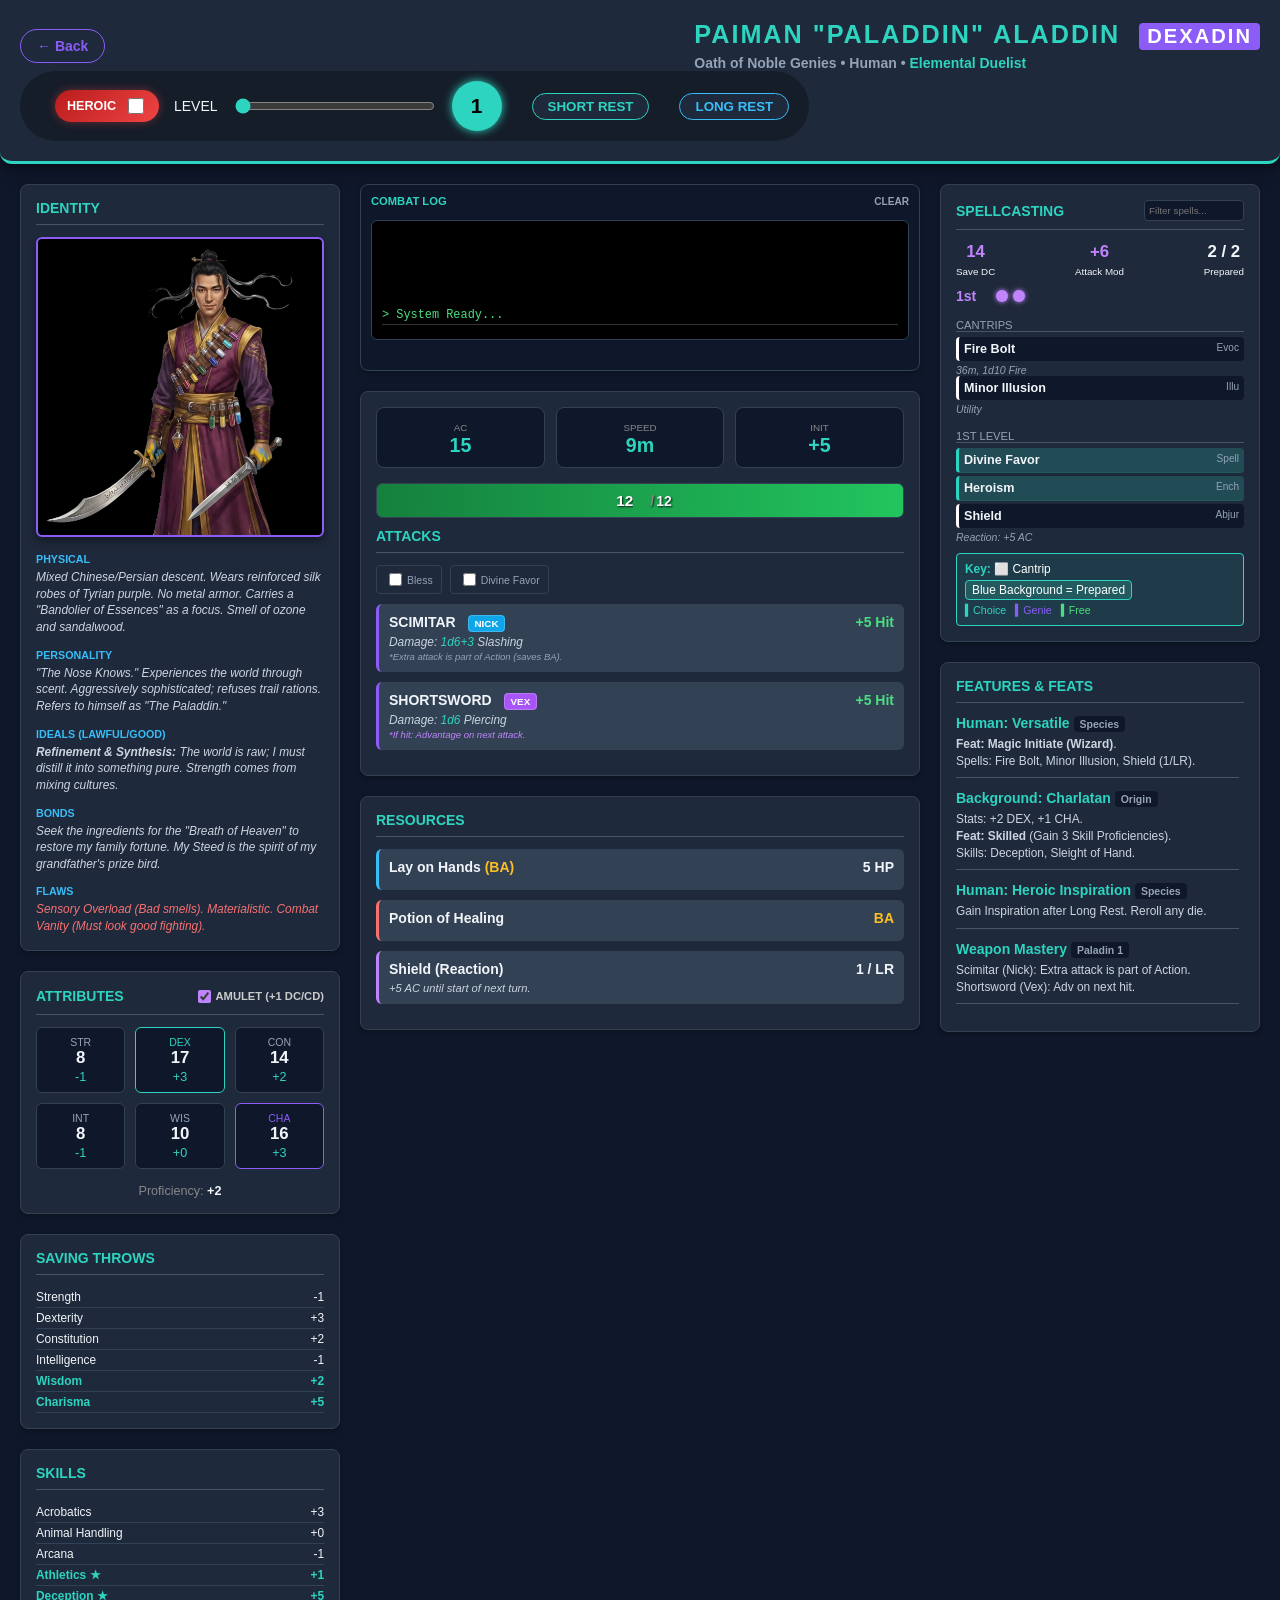
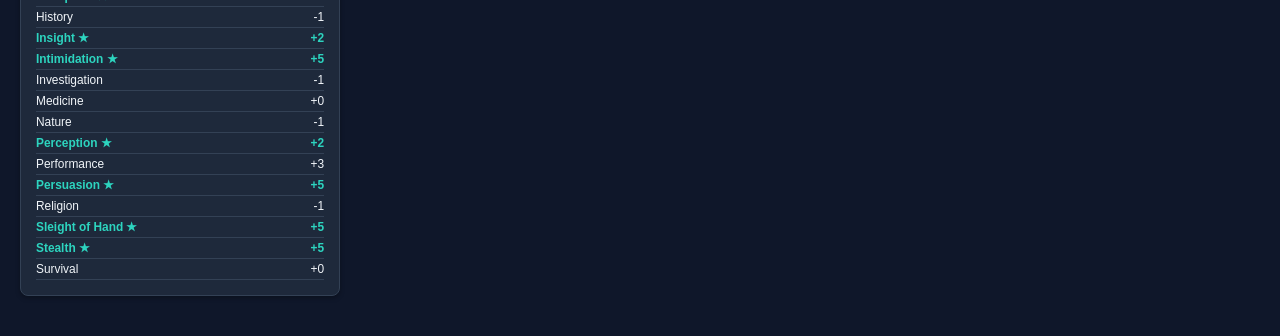
<file: paladdin.html>
<!DOCTYPE html>
<html lang="en">
<head>
    <meta charset="UTF-8">
    <meta name="viewport" content="width=device-width, initial-scale=1.0">
    <title>Paladdin - Noble Genies Dexadin</title>
    <link rel="stylesheet" href="./css/sheet.css">
    <style>
        :root {
            --bg-color: #0f172a;
            --card-bg: #1e293b;
            --text-main: #f1f5f9;
            --text-muted: #94a3b8;
            --accent: #8b5cf6; /* Genie Purple */
            --gold: #38bdf8;   /* Paladin Blueish */
            --magic: #c084fc;
            --success: #4ade80;
            --warning: #f87171;
            --dex-highlight: #2dd4bf;
            /* Map this character's primary highlight to the shared sheet variable */
            --theme-highlight: var(--dex-highlight);
        }

        /* --- STEED IMAGE (paladdin-only) --- */
        .steed-img-container {
            width: 100%;
            height: 150px;
            overflow: hidden;
            border-radius: 4px;
            margin-bottom: 10px;
            border-bottom: 1px solid var(--accent);
        }
        .steed-img {
            width: 100%;
            height: 100%;
            object-fit: cover;
        }

        /* --- SPELL SLOT PIPS --- */
        .slot-display { margin-bottom: 15px; }
        .slot-row { display: flex; align-items: center; margin-bottom: 5px; }
        .slot-lvl { width: 40px; font-weight: bold; color: var(--magic); }
        .slot-pip {
            width: 12px; height: 12px; border-radius: 50%; background: var(--magic);
            margin-right: 5px; box-shadow: 0 0 5px var(--magic);
            cursor: pointer;
        }
        .slot-pip.used {
            background: #334155;
            box-shadow: none;
            border: 1px solid #475569;
        }

        /* --- CHANNEL DIVINITY PIPS --- */
        .cd-pip {
            width: 14px; height: 14px; border-radius: 50%; background: #fff;
            margin-right: 6px; box-shadow: 0 0 8px #fff; cursor: pointer; display: inline-block;
        }
        .cd-pip.used {
            background: #334155; box-shadow: none; border: 1px solid #475569;
        }

        .cd-options { display: flex; gap: 5px; margin-top: 8px; }
        .cd-btn {
            background: #1e293b; border: 1px solid #94a3b8; color: #cbd5e1;
            border-radius: 4px; padding: 4px 8px; font-size: 0.75em;
            cursor: pointer; flex: 1; transition: all 0.2s;
            text-transform: uppercase; font-weight: bold;
        }
        .cd-btn:hover {
            background: #fff; color: #000; box-shadow: 0 0 8px #fff; border-color: #fff;
        }

        /* --- SPELL ITEMS --- */
        .spell-category { font-size: 0.8em; text-transform: uppercase; color: #94a3b8; margin: 15px 0 5px; border-bottom: 1px solid #475569; }

        .spell-item {
            display: flex; justify-content: space-between; padding: 5px;
            background: #0f172a; margin-bottom: 3px; border-radius: 4px;
            border-left: 3px solid #64748b; font-size: 0.9em; position: relative; cursor: help;
        }

        /* Highlight Logic */
        .spell-item.paladin {
            border-left-color: var(--dex-highlight);
            background: rgba(45, 212, 191, 0.2) !important;
            border-bottom: 1px solid rgba(45, 212, 191, 0.1);
        }
        .spell-item.genie   { border-left-color: var(--accent);  background: #0f172a; }
        .spell-item.always  { border-left-color: var(--success); background: #0f172a; }
        .spell-item.cantrip { border-left-color: #fff;           background: #0f172a; }

        .spell-name  { font-weight: bold; }
        .spell-meta  { font-size: 0.8em; color: #94a3b8; }
        .spell-usage { font-size: 0.85em; background: rgba(0, 0, 0, 0.4); border: 1px solid var(--text-muted); color: #fff; padding: 1px 8px; border-radius: 12px; font-weight: bold; display: inline-block; }
        .spell-note  { display: block; font-size: 0.75em; color: #94a3b8; margin-top: 2px; font-style: italic; }

        /* Spell tooltip */
        .spell-tooltip {
            visibility: hidden; width: 240px; background-color: #0f172a; color: #cbd5e1;
            text-align: left; border-radius: 6px; padding: 12px; position: absolute; z-index: 100;
            bottom: 110%; left: 50%; margin-left: -120px; box-shadow: 0 4px 15px rgba(0,0,0,0.9);
            border: 1px solid var(--dex-highlight); font-size: 0.85em; line-height: 1.4;
            opacity: 0; transition: opacity 0.2s; pointer-events: none; white-space: normal;
        }
        .spell-tooltip::after {
            content: ""; position: absolute; top: 100%; left: 50%; margin-left: -5px;
            border-width: 5px; border-style: solid; border-color: var(--dex-highlight) transparent transparent transparent;
        }
        .spell-item:hover .spell-tooltip { visibility: visible; opacity: 1; }

        .rules-note { background: rgba(45, 212, 191, 0.1); border: 1px solid var(--dex-highlight); border-radius: 4px; padding: 8px; font-size: 0.85em; color: var(--dex-highlight); margin-top: 10px; }

        /* --- STEED HOVER --- */
        .steed-tooltip {
            visibility: hidden; width: 300px; background-color: #0f172a; border: 2px solid var(--accent);
            border-radius: 8px; padding: 0; position: absolute; bottom: 110%; right: 0; z-index: 200;
            box-shadow: 0 10px 25px rgba(0,0,0,1); opacity: 0; transition: opacity 0.2s; pointer-events: none; text-align: left;
            overflow: hidden;
        }
        .steed-content { padding: 12px; }
        #steed-resource { position: relative; cursor: help; }
        #steed-resource:hover .steed-tooltip { visibility: visible; opacity: 1; }

        /* --- HEROIC INSPIRATION TOGGLE --- */
        .heroic-container {
            display: flex;
            align-items: center;
            background: linear-gradient(135deg, #b91c1c 0%, #ef4444 100%);
            padding: 5px 12px;
            border-radius: 20px;
            margin-left: 15px;
            box-shadow: 0 0 10px rgba(239, 68, 68, 0.4);
        }
        .heroic-lbl { font-weight: bold; color: white; font-size: 0.9em; margin-right: 8px; }
        .heroic-chk { width: 16px; height: 16px; accent-color: #fff; cursor: pointer; }

        /* --- ELEMENTAL SMITE BUTTONS --- */
        .es-grid {
            display: grid;
            grid-template-columns: 1fr 1fr;
            gap: 8px;
            margin-top: 10px;
        }
        .es-btn {
            background: #0f172a;
            border: 1px solid #334155;
            border-radius: 6px;
            padding: 8px;
            font-size: 0.8em;
            font-weight: bold;
            text-transform: uppercase;
            cursor: pointer;
            transition: all 0.2s ease;
            position: relative;
        }
        /* Elemental color coding */
        .es-dao     { border-color: #15803d; color: #4ade80; }
        .es-dao:hover     { background: #15803d; color: #fff; box-shadow: 0 0 12px #15803d; }
        .es-djinni  { border-color: #0ea5e9; color: #7dd3fc; }
        .es-djinni:hover  { background: #0ea5e9; color: #fff; box-shadow: 0 0 12px #0ea5e9; }
        .es-efreeti { border-color: #b91c1c; color: #f87171; }
        .es-efreeti:hover { background: #b91c1c; color: #fff; box-shadow: 0 0 12px #b91c1c; }
        .es-marid   { border-color: #1d4ed8; color: #60a5fa; }
        .es-marid:hover   { background: #1d4ed8; color: #fff; box-shadow: 0 0 12px #1d4ed8; }

        .es-tooltip {
            visibility: hidden;
            width: 220px;
            background-color: #1e293b;
            color: #f1f5f9;
            text-align: left;
            border-radius: 6px;
            padding: 10px;
            position: absolute;
            z-index: 1000;
            bottom: 110%;
            left: 50%;
            transform: translateX(-50%);
            box-shadow: 0 5px 20px rgba(0,0,0,0.8);
            border: 1px solid #475569;
            font-size: 0.85em;
            line-height: 1.4;
            text-transform: none;
            font-weight: normal;
            opacity: 0;
            transition: opacity 0.2s;
            pointer-events: none;
        }
        .es-dao     .es-tooltip { border-color: #4ade80; }
        .es-djinni  .es-tooltip { border-color: #7dd3fc; }
        .es-efreeti .es-tooltip { border-color: #f87171; }
        .es-marid   .es-tooltip { border-color: #60a5fa; }
        .es-btn:hover .es-tooltip { visibility: visible; opacity: 1; }
    </style>
</head>
<body>

<header>
    <a href="index.html" class="back-btn">← Back</a>
    <div class="header-info">
        <h1>Paiman "Paladdin" Aladdin <span class="rules-badge">Dexadin</span></h1>
        <h2>Oath of Noble Genies • Human • <span style="color:var(--dex-highlight)">Elemental Duelist</span></h2>
    </div>
    <div class="level-control">
        <div class="heroic-container" title="Reroll any d20 (Human Species Feature)">
            <span class="heroic-lbl">HEROIC</span>
            <input type="checkbox" class="heroic-chk">
        </div>
        <label>LEVEL</label>
        <input type="range" id="levelRange" min="1" max="20" value="1" oninput="updateDashboard(this.value)">
        <div class="level-badge" id="lvl-badge">1</div>
        <button class="rest-btn" onclick="shortRest()">SHORT REST</button>
        <button class="rest-btn" style="border-color:var(--gold); color:var(--gold);" onclick="longRest()">LONG REST</button>
    </div>
</header>

<div class="dashboard">

    <div class="col-1">
        <div class="card">
            <div class="card-title">Identity</div>

            <div class="char-img-container">
                <img src="images/paladdin.png" alt="Paiman Aladdin" class="char-img">
            </div>

            <div class="rp-block">
                <span class="rp-label">Physical</span>
                <span class="rp-text">Mixed Chinese/Persian descent. Wears reinforced silk robes of Tyrian purple. No metal armor. Carries a "Bandolier of Essences" as a focus. Smell of ozone and sandalwood.</span>
            </div>
            <div class="rp-block">
                <span class="rp-label">Personality</span>
                <span class="rp-text">"The Nose Knows." Experiences the world through scent. Aggressively sophisticated; refuses trail rations. Refers to himself as "The Paladdin."</span>
            </div>
            <div class="rp-block">
                <span class="rp-label">Ideals (Lawful/Good)</span>
                <span class="rp-text"><strong>Refinement & Synthesis:</strong> The world is raw; I must distill it into something pure. Strength comes from mixing cultures.</span>
            </div>
            <div class="rp-block">
                <span class="rp-label">Bonds</span>
                <span class="rp-text">Seek the ingredients for the "Breath of Heaven" to restore my family fortune. My Steed is the spirit of my grandfather's prize bird.</span>
            </div>
            <div class="rp-block" style="margin-bottom:0;">
                <span class="rp-label">Flaws</span>
                <span class="rp-text" style="color:var(--warning)">Sensory Overload (Bad smells). Materialistic. Combat Vanity (Must look good fighting).</span>
            </div>
        </div>
        <div class="card">
            <div class="card-title">
                Attributes
                <div class="toggle-container">
                    <input type="checkbox" id="amuletToggle" class="toggle-checkbox" onchange="updateDashboard(document.getElementById('levelRange').value)" checked>
                    <label for="amuletToggle">Amulet (+1 DC/CD)</label>
                </div>
            </div>
            <div class="stat-grid">
                <div class="stat-box"><span class="stat-label">STR</span><span class="stat-val" id="str">8</span><span class="stat-mod" id="str-mod">-1</span></div>
                <div class="stat-box" style="border-color:var(--dex-highlight)"><span class="stat-label" style="color:var(--dex-highlight)">DEX</span><span class="stat-val" id="dex">17</span><span class="stat-mod" id="dex-mod">+3</span></div>
                <div class="stat-box"><span class="stat-label">CON</span><span class="stat-val" id="con">14</span><span class="stat-mod" id="con-mod">+2</span></div>
                <div class="stat-box"><span class="stat-label">INT</span><span class="stat-val" id="int">10</span><span class="stat-mod" id="int-mod">+0</span></div>
                <div class="stat-box"><span class="stat-label">WIS</span><span class="stat-val" id="wis">12</span><span class="stat-mod" id="wis-mod">+1</span></div>
                <div class="stat-box" style="border-color:var(--accent)"><span class="stat-label" style="color:var(--accent)">CHA</span><span class="stat-val" id="cha">16</span><span class="stat-mod" id="cha-mod">+3</span></div>
            </div>
            <div style="text-align:center; font-size:0.9em; color:#888;">Proficiency: <strong style="color:var(--text-main)" id="prof-bonus">+2</strong></div>
        </div>
        <div class="card"><div class="card-title">Saving Throws</div><div id="saves-container"></div></div>
        <div class="card"><div class="card-title">Skills</div><div id="skills-container"></div></div>
    </div>

    <div class="col-2">
        <div class="card" style="padding:10px; background:#0f172a;">
            <div class="card-title" style="margin:0 0 5px 0; border:none; font-size:0.8em;">Combat Log <span style="cursor:pointer; font-size:0.9em; color:#94a3b8; float:right;" onclick="clearLog()" title="Clear combat log">CLEAR</span></div>
            <div id="combat-log"><div class="log-entry">> System Ready...</div></div>
        </div>

        <div class="card">
            <div class="combat-bar">
                <div class="combat-stat"><span class="c-lbl">AC</span><span class="c-val" id="ac-val">15</span></div>
                <div class="combat-stat"><span class="c-lbl">Speed</span><span class="c-val" id="speed-val">9m</span></div>
                <div class="combat-stat"><span class="c-lbl">Init</span><span class="c-val" id="init-val">+5</span></div>
            </div>

            <!-- HP Bar -->
            <div class="hp-container">
                <div id="hp-bar" class="hp-fill" style="width: 100%;"></div>
                <div class="hp-text">
                    <input type="number" id="current-hp" value="12" oninput="updateHpBar()">
                    <span style="color:#888; margin: 0 2px;">/</span>
                    <span id="max-hp">12</span>
                </div>
            </div>

            <div class="card-title">Attacks</div>
            <div class="buff-panel">
                <label class="buff-lbl"><input type="checkbox" id="buffBless" class="buff-chk" onchange="updateDashboard(document.getElementById('levelRange').value)"> Bless</label>
                <label class="buff-lbl"><input type="checkbox" id="buffDivine" class="buff-chk" onchange="updateDashboard(document.getElementById('levelRange').value)"> Divine Favor</label>
            </div>

            <div class="attack-card" onclick="rollAttack('Scimitar', 'wep1-hit', 'wep1-dmg')">
                <div class="attack-header">
                    <span>SCIMITAR <span class="mastery-badge mastery-nick">Nick</span></span>
                    <span id="wep1-hit" style="color:var(--success);">+5 Hit</span>
                </div>
                <div class="attack-detail">
                    Damage: <span class="dmg-text" id="wep1-dmg">1d6+3</span> Slashing
                    <div style="font-size:0.8em; color:#94a3b8; margin-top:2px;">
                        *Extra attack is part of Action (saves BA).
                    </div>
                </div>
            </div>
            <div class="attack-card" onclick="rollAttack('Shortsword', 'wep2-hit', 'wep2-dmg')">
                <div class="attack-header">
                    <span>SHORTSWORD <span class="mastery-badge mastery-vex">Vex</span></span>
                    <span id="wep2-hit" style="color:var(--success);">+5 Hit</span>
                </div>
                <div class="attack-detail">
                    Damage: <span class="dmg-text" id="wep2-dmg">1d6</span> Piercing <span id="twf-mod" style="font-size:0.8em; color:var(--dex-highlight); display:none;">(+DEX)</span>
                    <div style="font-size:0.8em; color:#c084fc; margin-top:2px;">
                        *If hit: Advantage on next attack.
                    </div>
                </div>
            </div>
        </div>

        <div class="card">
            <div class="card-title">Resources</div>

            <div class="attack-card" style="border-left-color: var(--gold);">
                <div class="attack-header"><span>Lay on Hands <span class="kw-bonus">(BA)</span></span> <span><span id="loh-val">5</span> HP</span></div>
            </div>

            <div class="attack-card" style="border-left-color: var(--warning); cursor:pointer;" onclick="logMsg('Drank Potion: Healed <strong>2d4+2</strong> HP (Bonus Action)')">
                <div class="attack-header"><span>Potion of Healing</span> <span class="kw-bonus">BA</span></div>
            </div>

            <div class="attack-card" style="border-left-color: #fff; display:none;" id="cd-resource">
                <div class="attack-header">
                    <span>CD: Elemental Smite</span>
                    <div id="cd-pips-container" style="display:flex;"></div>
                </div>
                <div class="attack-detail">Trigger immediately after Divine Smite.</div>

                <div class="es-grid">
                    <button class="es-btn es-dao" onclick="useElementalSmite('dao')">
                        Dao (Earth)
                        <div class="es-tooltip">
                            <strong style="color:#4ade80">Dao's Crush</strong><br>
                            Target is <strong>Grappled + Restrained</strong>.<br>
                            <span style="font-size:0.8em; color:#94a3b8;">Escape DC = Spell Save DC.</span>
                        </div>
                    </button>

                    <button class="es-btn es-djinni" onclick="useElementalSmite('djinni')">
                        Djinni (Air)
                        <div class="es-tooltip">
                            <strong style="color:#7dd3fc">Djinni's Escape</strong><br>
                            Teleport 30ft + <strong>Resistance</strong> (B/P/S) + Immunity (Grapple/Restrain) until end of next turn.
                        </div>
                    </button>

                    <button class="es-btn es-efreeti" onclick="useElementalSmite('efreeti')">
                        Efreeti (Fire)
                        <div class="es-tooltip">
                            <strong style="color:#f87171">Efreeti's Fury</strong><br>
                            Target takes <strong>+2d4 Fire</strong>.<br>
                            Fire jumps to another enemy (30ft) for <strong>2d4 Fire</strong>.
                        </div>
                    </button>

                    <button class="es-btn es-marid" onclick="useElementalSmite('marid')">
                        Marid (Water)
                        <div class="es-tooltip">
                            <strong style="color:#60a5fa">Marid's Surge</strong><br>
                            Target + Enemies in 10ft Emanation make <strong>STR Save</strong>.<br>
                            Fail: Pushed 15ft + <strong>Prone</strong>.
                        </div>
                    </button>
                </div>
            </div>

            <div class="attack-card" style="border-left-color: var(--success); cursor: pointer;" id="smite-resource" onclick="castSmite(true)">
                <div class="attack-header">
                    <span>Free Divine Smite</span>
                    <span id="smite-track">1 / LR</span>
                </div>
                <div class="attack-detail" style="font-size:0.8em; color:#cbd5e1;">
                    2d8 Radiant (Bonus Action). Click to Use.
                </div>
            </div>

            <div class="attack-card" style="border-left-color: var(--magic); cursor:pointer;" id="shield-resource" onclick="useShield()">
                <div class="attack-header">
                    <span>Shield (Reaction)</span>
                    <span id="shield-track">1 / LR</span>
                </div>
                <div class="attack-detail" style="font-size:0.8em; color:#cbd5e1;">
                    +5 AC until start of next turn.
                </div>
            </div>

            <div class="attack-card" style="border-left-color: var(--accent); cursor:pointer;" id="steed-resource" onclick="castFindSteed()">
                <div class="attack-header">
                    <span id="steed-title">Find Steed</span>
                    <span id="steed-track">1 / LR</span>
                </div>
                <div class="attack-detail">Summon Golden Stormstrider.</div>

                <div class="steed-tooltip">
                    <div class="steed-img-container"></div>
                    <div class="steed-content"></div>
                </div>
            </div>
        </div>
    </div>

    <div class="col-3">
        <div class="card">
            <div class="card-title">Spellcasting
                <input type="text" placeholder="Filter spells..."
                       style="background:#0f172a; border:1px solid #334155; color:#fff; padding:4px; border-radius:4px; font-size:0.7em; width:100px;"
                       onkeyup="filterSpells(this.value)">
            </div>
            <div style="display:flex; justify-content:space-between; margin-bottom:10px;">
                <div style="text-align:center;"><span style="display:block; font-size:1.2em; font-weight:bold; color:var(--magic);" id="spell-dc">13</span><span style="font-size:0.7em;">Save DC</span></div>
                <div style="text-align:center;"><span style="display:block; font-size:1.2em; font-weight:bold; color:var(--magic);" id="spell-atk">+5</span><span style="font-size:0.7em;">Attack Mod</span></div>
                <div style="text-align:center;"><span style="display:block; font-size:1.2em; font-weight:bold; color:var(--text-main);"><span id="prep-count">2</span> / <span id="prep-limit">2</span></span><span style="font-size:0.7em;">Prepared</span></div>
            </div>
            <div class="slot-display" id="slot-container"></div>
            <div id="spells-list"></div>
        </div>
        <div class="card">
            <div class="card-title">Features & Feats</div>
            <div class="feature-list" id="features-container"></div>
        </div>
    </div>
</div>

<!-- Shared sheet helpers + character data -->
<script src="./js/sheet.js"></script>
<script src="./characters/paladdin.js"></script>
<script>
    // --- BIND CHARACTER DATA TO LOCAL NAMES ---
    // Phase 1A: keep all the existing function bodies below working as-is by
    // aliasing the data fields onto the local names they used to reference.
    const PALADDIN = window.CHARACTERS.paladdin;
    const levels                = PALADDIN.levels;
    const spellSlotsByLevel     = PALADDIN.spellSlotsByLevel;
    const paladinPreparedTable  = PALADDIN.preparedTable;
    const magicInitiateSpells   = PALADDIN.magicInitiateSpells;
    const genieSpellsByLevel    = PALADDIN.genieSpellsByLevel;
    const proficientSkills      = PALADDIN.proficientSkills;
    const allSkills             = ALL_SKILLS;

    function getPrepLimit(lvl, chaMod) {
        return paladinPreparedTable[lvl] || 2;
    }

    // --- MAIN DASHBOARD UPDATE ---
    function updateDashboard(lvl) {
        document.getElementById('lvl-badge').innerText = lvl;
        // Safety Check for Level Data
        if (!levels[lvl]) return;
        let data = { ...levels[lvl] };

        // --- 1. READ INPUTS ---
        const amuletEl = document.getElementById('amuletToggle');
        const hasAmulet = amuletEl ? amuletEl.checked : false;
        const blessEl = document.getElementById('buffBless');
        const isBless = blessEl ? blessEl.checked : false;
        const divineEl = document.getElementById('buffDivine');
        const isDivine = divineEl ? divineEl.checked : false;

        // --- Accumulate Features (Safe Mode) ---
        let allFeatures = accumulateFeatures(levels, lvl);

        // --- Stats ---
        const mods = renderAbilities(data);

        // Initiative
        const initMod = mods.dex + data.prof;
        if (document.getElementById('init-val'))
            document.getElementById('init-val').innerText = fmtSign(initMod);

        // --- Aura Bonus ---
        let auraBonus = (lvl >= 6) ? Math.max(1, mods.cha) : 0;

        // --- Saving Throws ---
        const blessSuffix = isBless ? " + 1d4" : "";
        const saves = [
            { name: "Strength",     mod: mods.str, prof: false, extra: auraBonus, suffix: blessSuffix },
            { name: "Dexterity",    mod: mods.dex, prof: false, extra: auraBonus, suffix: blessSuffix },
            { name: "Constitution", mod: mods.con, prof: false, extra: auraBonus, suffix: blessSuffix },
            { name: "Intelligence", mod: mods.int, prof: false, extra: auraBonus, suffix: blessSuffix },
            { name: "Wisdom",       mod: mods.wis, prof: true,  extra: auraBonus, suffix: blessSuffix },
            { name: "Charisma",     mod: mods.cha, prof: true,  extra: auraBonus, suffix: blessSuffix }
        ];
        renderSaves('saves-container', saves, data.prof);
        if (lvl >= 6) {
            const sc = document.getElementById('saves-container');
            if (sc) sc.innerHTML += `<div style="font-size:0.75em; color:var(--magic); text-align:center; margin-top:5px;">Aura of Protection (+${auraBonus})</div>`;
        }

        // --- Skills ---
        const currentProfs = lvl >= 3 ? proficientSkills[3] : proficientSkills[1];
        renderSkills('skills-container', mods, data.prof, currentProfs);

        // --- Combat Stats ---
        let ac = (lvl < 3) ? (12 + mods.dex) : (10 + mods.dex + mods.cha);
        if (document.getElementById('ac-val')) document.getElementById('ac-val').innerText = ac;

        // Attack Math
        const hitMod = mods.dex + data.prof;
        const dmgMod = mods.dex;
        let hitText = fmtSign(hitMod);
        if (isBless) hitText += " + 1d4";
        let bonusDmg = isDivine ? "+1d4" : "";

        if (document.getElementById('wep1-hit')) document.getElementById('wep1-hit').innerText = hitText + " Hit";
        if (document.getElementById('wep1-dmg')) document.getElementById('wep1-dmg').innerText = `1d6${fmtSign(dmgMod)}${bonusDmg}`;

        const offhandMod = (lvl >= 2) ? dmgMod : 0;
        if (document.getElementById('wep2-hit')) document.getElementById('wep2-hit').innerText = hitText + " Hit";
        if (document.getElementById('wep2-dmg')) document.getElementById('wep2-dmg').innerText = `1d6${offhandMod !== 0 ? fmtSign(offhandMod) : ''}${bonusDmg}`;
        if (document.getElementById('twf-mod')) document.getElementById('twf-mod').style.display = (lvl >= 2) ? 'inline' : 'none';

        // Spell Stats
        const spellAtk = mods.cha + data.prof + (hasAmulet ? 1 : 0);
        const spellDC = 8 + mods.cha + data.prof + (hasAmulet ? 1 : 0);
        if (document.getElementById('spell-hit')) document.getElementById('spell-hit').innerText = fmtSign(spellAtk) + " Hit";
        if (document.getElementById('spell-atk')) document.getElementById('spell-atk').innerText = fmtSign(spellAtk);
        if (document.getElementById('spell-dc'))  document.getElementById('spell-dc').innerText  = spellDC;

        // --- Features Render ---
        try {
            renderFeatures('features-container', allFeatures);
        } catch (e) { console.error("Error rendering features:", e); }

        // --- Resources Visibility Updates ---
        if (document.getElementById('loh-val')) document.getElementById('loh-val').innerText = lvl * 5;

        const smiteRes = document.getElementById('smite-resource');
        if (smiteRes) smiteRes.style.display = (lvl >= 2) ? 'block' : 'none';

        // --- CHANNEL DIVINITY VISIBILITY & PIPS ---
        const cdRes = document.getElementById('cd-resource');
        if (cdRes) {
            if (lvl >= 3) {
                cdRes.style.display = 'block';
                // 2024 rule: 2 uses at 3-10, 3 uses at 11+, plus amulet bonus.
                let baseCD = (lvl >= 11) ? 3 : 2;
                const maxCD = baseCD + (hasAmulet ? 1 : 0);
                const pipContainer = document.getElementById('cd-pips-container');
                if (pipContainer && pipContainer.children.length !== maxCD) {
                    pipContainer.innerHTML = '';
                    for (let i = 0; i < maxCD; i++) {
                        pipContainer.innerHTML += `<div class="cd-pip" onclick="this.classList.toggle('used')"></div>`;
                    }
                }
            } else {
                cdRes.style.display = 'none';
            }
        }

        // --- STEED LOGIC ---
        try {
            const steedCard = document.getElementById('steed-resource');
            const speedEl = document.getElementById('speed-val');
            const steedTrack = document.getElementById('steed-track');
            let currentSpeed = "9m";

            if (lvl >= 5) {
                if (steedCard) steedCard.style.display = 'block';
                const isGreater = lvl >= 13;

                const sTitle = document.getElementById('steed-title');
                if (sTitle) sTitle.innerText = isGreater ? "Find Greater Steed" : "Find Steed";

                const sName = isGreater ? "Golden Stormstrider (Ascended)" : "Golden Stormstrider";
                const sMeta = isGreater ? "Large Celestial (Pegasus)" : "Large Fey";
                const sHP = isGreater ? 59 : (5 + (10 * 2));
                const sAC = isGreater ? 12 : 15;
                const sSpeedDesc = isGreater ? "<span style='color:var(--gold)'>27m Fly</span>" : "15m Run";
                const sAtk = isGreater ? "+6" : fmtSign(spellAtk);
                const sDmg = isGreater ? "2d6+4" : `1d8+${mods.cha + 2}`;

                let actionsHtml = isGreater ?
                    `<div class="sb-action"><strong>Aerial Charge:</strong> ${sAtk} Hit, ${sDmg} Bludgeoning.<br><span style="font-size:0.85em; color:#aaa">If moving 6m straight before hit, target DC 14 STR save or Prone.</span></div>
                     <div class="sb-action"><strong>Golden Plumage:</strong> Grant resistance to Radiance/Necrotic (Passive).</div>` :
                    `<div class="sb-action"><strong>Kweh Kick:</strong> ${sAtk} Hit, ${sDmg} Bludgeoning.</div>
                     <div class="sb-action"><strong>Fey Step (BA):</strong> Teleport 9m.</div>`;

                if (steedCard) {
                    const contentDiv = steedCard.querySelector('.steed-content');
                    if (contentDiv) {
                        contentDiv.innerHTML = `
                            <div class="sb-header"><div class="sb-title">${sName}</div><div class="sb-meta">${sMeta}</div></div>
                            <div class="sb-stats">
                                <div style="text-align:center"><span class="sb-lbl">AC</span><br><span class="sb-val">${sAC}</span></div>
                                <div style="text-align:center"><span class="sb-lbl">HP</span><br><span class="sb-val">${sHP}</span></div>
                                <div style="text-align:center"><span class="sb-lbl">SPD</span><br><span class="sb-val">${sSpeedDesc}</span></div>
                            </div>
                            ${actionsHtml}
                            <div class="sb-action" style="font-style:italic; font-size:0.8em; color:#94a3b8; margin-top:5px;">*Shared Spells: Spells targeting only you also target the steed.</div>
                        `;
                    }
                    const imgContainer = steedCard.querySelector('.steed-img-container');
                    if (imgContainer) {
                        imgContainer.innerHTML = isGreater ? `<img src="images/ostrich_ascended.png" class="steed-img" alt="Ascended Ostrich">` : `<img src="images/ostrich.png" class="steed-img" alt="Ostrich">`;
                    }
                }
                if (steedTrack && steedTrack.innerText === "USED") {
                    currentSpeed = isGreater ? '<span style="color:var(--gold)">27m Fly</span>' : '15m (Steed)';
                }
            } else {
                if (steedCard) steedCard.style.display = 'none';
                if (steedTrack) {
                    steedTrack.innerText = "1 / LR";
                    if (steedCard) steedCard.style.opacity = "1";
                }
            }
            if (speedEl) speedEl.innerHTML = currentSpeed;
        } catch (e) { console.error("Error Steed:", e); }

        // --- Slots & HP Sync ---
        try {
            const slots = spellSlotsByLevel[lvl];
            const slotContainer = document.getElementById('slot-container');
            if (slotContainer) {
                slotContainer.innerHTML = '';
                const maxHpEl = document.getElementById('max-hp');
                const curHpEl = document.getElementById('current-hp');
                if (maxHpEl && maxHpEl.innerText != data.hp) {
                    if (curHpEl) curHpEl.value = data.hp;
                    maxHpEl.innerText = data.hp;
                }
                updateHpBar();

                const slotLabels = ['1st', '2nd', '3rd', '4th', '5th'];
                if (slots) {
                    slots.forEach((count, idx) => {
                        if (count > 0) {
                            let row = `<div class="slot-row"><div class="slot-lvl">${slotLabels[idx]}</div>`;
                            for (let i = 0; i < count; i++) row += `<div class="slot-pip" onclick="this.classList.toggle('used')"></div>`;
                            row += `</div>`;
                            slotContainer.innerHTML += row;
                        }
                    });
                }
            }
        } catch (e) { console.error("Error Slots:", e); }

        // --- Spells Render ---
        try {
            const spellListEl = document.getElementById('spells-list');
            if (spellListEl) {
                spellListEl.innerHTML = '';
                let spells = [];
                magicInitiateSpells.forEach(s => spells.push({ ...s, typeClass: 'cantrip', usage: null }));

                if (lvl >= 2) {
                    spells.push({
                        name: "Divine Smite", level: 1, school: "Evoc", typeClass: "always", usage: "Slot",
                        note: "Bonus Action. Radiant Dmg.",
                        desc: "Bonus Action. Expend a slot to deal Radiant damage. 2d8 (Lvl 1) + 1d8 per slot level above 1st. Cap 5d8.",
                        upcast: "Max 5d8 damage at Level 4+.",
                        customHandler: "castSmite(false)"
                    });
                    if (lvl >= 5) {
                        spells.push({
                            name: "Find Steed", level: 2, school: "Conj", typeClass: "always", usage: "1 Free/LR",
                            note: "Otherworldly Steed",
                            desc: "Summon an Otherworldly Steed (Stat block in Resources). Lasts until you die.",
                            upcast: "Cast at higher levels for better stats (Combat Log logic required).",
                            customHandler: "castFindSteed()"
                        });
                    }
                }

                if (lvl >= 3) {
                    for (let spellLvl = 3; spellLvl <= lvl; spellLvl++) {
                        if (genieSpellsByLevel[spellLvl]) {
                            genieSpellsByLevel[spellLvl].forEach(s => spells.push({ ...s, typeClass: 'genie' }));
                        }
                    }
                }

                if (data.prepared) {
                    data.prepared.forEach(s => spells.push({ ...s, typeClass: 'paladin' }));
                }

                spells.sort((a, b) => {
                    if (a.level !== b.level) return a.level - b.level;
                    return a.name.localeCompare(b.name);
                });

                const prepLimit = getPrepLimit(lvl, mods.cha);
                if (document.getElementById('prep-count')) document.getElementById('prep-count').innerText = data.prepared ? data.prepared.length : 0;
                if (document.getElementById('prep-limit')) document.getElementById('prep-limit').innerText = prepLimit;

                const presentLevels = [...new Set(spells.map(s => s.level))].sort((a, b) => a - b);

                presentLevels.forEach(levelNum => {
                    let label = (levelNum === 0) ? "Cantrips" : (levelNum === 1) ? "1st Level" : (levelNum === 2) ? "2nd Level" : (levelNum === 3) ? "3rd Level" : `${levelNum}th Level`;
                    spellListEl.innerHTML += `<div class="spell-category">${label}</div>`;
                    const spellsAtLevel = spells.filter(s => s.level === levelNum);
                    spellsAtLevel.forEach(s => {
                        spellListEl.innerHTML += drawSpell(s, s.typeClass);
                    });
                });

                spellListEl.innerHTML += `<div class="rules-note">
                    <strong>Key:</strong> <span style="color:#fff">⬜ Cantrip</span><br>
                    <div style="margin-top:4px; display:flex; gap:10px; align-items:center;">
                        <span style="background:rgba(45, 212, 191, 0.2); border:1px solid var(--dex-highlight); padding:2px 6px; border-radius:4px; color:#fff;">Blue Background = Prepared</span>
                    </div>
                    <div style="margin-top:4px; font-size:0.9em; color:#94a3b8;">
                        <span style="color:var(--dex-highlight)">▍Choice</span> &nbsp;
                        <span style="color:var(--accent)">▍Genie</span> &nbsp;
                        <span style="color:var(--success)">▍Free</span>
                    </div>
                </div>`;
            }
        } catch (e) { console.error("Error Spells:", e); }
    }

    // --- DRAW SPELL CARD ---
    function drawSpell(s, typeClass) {
        let note = s.note ? `<span class="spell-note">${s.note}</span>` : '';
        let clickAttr = '';
        let hoverClass = '';

        if (s.customHandler) {
            clickAttr = `onclick="${s.customHandler}"`;
            hoverClass = 'attack-card';
        } else if (s.roll) {
            const safeName = s.name.replace(/'/g, "\\'");
            const safeType = s.roll.type;
            const safeDice = s.roll.dice || '';
            const safeDesc = (s.roll.desc || s.desc || '').replace(/'/g, "\\'");
            const safeSave = s.roll.save || '';
            clickAttr = `onclick="castSpell('${safeName}', ${s.level}, '${safeType}', '${safeDice}', '${safeDesc}', '${safeSave}')"`;
            hoverClass = 'attack-card';
        }

        const descriptionText = s.desc || (s.roll ? s.roll.desc : "") || "No description available.";

        let tooltipContent = `<strong style="color:var(--dex-highlight)">${s.name}</strong><br>${descriptionText}`;

        if (s.upcast) {
            tooltipContent += `<div style="margin-top:8px; padding-top:8px; border-top:1px solid #475569; font-style:italic; color:#fff;">At Higher Levels:<br><span style="color:#cbd5e1; font-style:normal;">${s.upcast}</span></div>`;
        }

        let tooltip = `<span class="spell-tooltip">${tooltipContent}</span>`;
        let rightSide = s.usage ? `<span class="spell-usage">${s.usage}</span>` : `<span class="spell-meta">${s.school || 'Spell'}</span>`;

        return `<div class="spell-item ${typeClass} ${hoverClass}" ${clickAttr}>
                    <span class="spell-name">${s.name}</span>
                    ${rightSide}
                    ${tooltip}
                </div>${note}`;
    }

    // --- LOGIC FUNCTIONS (Short Rest, Long Rest, Actions) ---
    function shortRest() {
        const pips = document.querySelectorAll('.cd-pip');
        pips.forEach(p => p.classList.remove('used'));
        const max = parseInt(document.getElementById('max-hp').innerText);
        const curInput = document.getElementById('current-hp');
        let current = parseInt(curInput.value);
        if (current < max) {
            let heal = Math.floor((max - current) / 2);
            if (heal < 1) heal = 1;
            curInput.value = Math.min(max, current + heal);
            updateHpBar();
            logMsg(`Short Rest: Recovered CD & ${heal} HP.`);
        } else {
            logMsg(`Short Rest: Recovered Channel Divinity.`);
        }
    }

    function longRest() {
        const max = parseInt(document.getElementById('max-hp').innerText);
        document.getElementById('current-hp').value = max;
        document.querySelectorAll('.slot-pip').forEach(p => p.classList.remove('used'));
        document.querySelectorAll('.cd-pip').forEach(p => p.classList.remove('used'));
        const heroicChk = document.querySelector('.heroic-chk');
        if (heroicChk) heroicChk.checked = true;
        const smiteCard = document.getElementById('smite-resource');
        if (smiteCard) {
            smiteCard.style.opacity = "1";
            document.getElementById('smite-track').innerText = "1 / LR";
        }
        const steedCard = document.getElementById('steed-resource');
        const steedTrack = document.getElementById('steed-track');
        if (steedCard && steedTrack) {
            steedCard.style.opacity = "1";
            steedTrack.innerText = "1 / LR";
        }
        const shieldCard = document.getElementById('shield-resource');
        const shieldTrack = document.getElementById('shield-track');
        if (shieldCard && shieldTrack) {
            shieldCard.style.opacity = "1";
            shieldTrack.innerText = "1 / LR";
        }
        updateHpBar();
        logMsg("Long Rest: HP, Slots, CDs, Smite, and Inspiration restored.");
    }

    function filterSpells(query) {
        const term = query.toLowerCase();
        const items = document.querySelectorAll('.spell-item');
        items.forEach(item => {
            const name = item.querySelector('.spell-name').innerText.toLowerCase();
            const tooltip = item.querySelector('.spell-tooltip');
            const desc = tooltip ? tooltip.innerText.toLowerCase() : '';
            if (name.includes(term) || desc.includes(term)) {
                item.style.display = 'flex';
            } else {
                item.style.display = 'none';
            }
        });
    }

    function rollAttack(name, hitId, dmgId) {
        const hitText = document.getElementById(hitId).innerText;
        const hitMod = parseInt(hitText.replace(/[^0-9-]/g, ''));
        let dmgText = document.getElementById(dmgId).innerText.split(' ')[0];
        const d20 = rollD20();
        let hitTotal = d20.roll + hitMod;
        const isCrit = d20.isCrit;
        const isFail = d20.isFail;
        const parsed = parseDice(dmgText);
        if (parsed) {
            let count = parsed.count;
            if (isCrit) count *= 2;
            const { rolls, total: rollSum } = rollDice(count, parsed.faces);
            const dmgTotal = rollSum + parsed.mod;
            let hitClass = isCrit ? 'log-crit' : (isFail ? 'log-fail' : '');
            let hitDisplay = isCrit ? 'NAT 20!' : (isFail ? 'MISS (1)' : hitTotal);
            const modStr = parsed.mod >= 0 ? '+' + parsed.mod : parsed.mod;
            logMsg(`<strong>${name}:</strong> Attack <span class="${hitClass}">[${hitDisplay}]</span> | Dmg: <strong>${dmgTotal}</strong> (${rolls.join('+')}${modStr})`);
        } else {
            logMsg(`Error parsing damage: ${dmgText}`);
        }
    }

    function castSpell(name, level, type, diceStr, desc, saveStat) {
        if (level > 0) {
            if (!consumeSlot(level)) {
                if (!confirm(`You have no Level ${level} slots left! Cast anyway?`)) {
                    return;
                }
                logMsg(`<span style="color:#888;">(Warning: Cast ${name} without a slot)</span>`);
            }
        }
        const spellAtk = parseInt(document.getElementById('spell-atk').innerText.replace('+', ''));
        const spellDC = document.getElementById('spell-dc').innerText;
        const chaMod = parseInt(document.getElementById('cha-mod').innerText.replace('+', ''));
        let actualDice = diceStr.replace('MOD', chaMod);

        if (type === 'attack') {
            const d20 = rollD20();
            const totalHit = d20.roll + spellAtk;
            const dmgResult = parseAndRoll(actualDice, d20.isCrit);
            let hitClass = d20.isCrit ? 'log-crit' : (d20.isFail ? 'log-fail' : '');
            let hitDisplay = d20.isCrit ? 'NAT 20!' : (d20.isFail ? 'MISS (1)' : totalHit);
            let slotText = (level > 0) ? `[Lvl ${level}]` : '[Cantrip]';
            logMsg(`<strong>${name} ${slotText}:</strong> Attack <span class="${hitClass}">[${hitDisplay}]</span> | Dmg: <strong>${dmgResult.total}</strong> (${dmgResult.formula})`);
        } else if (type === 'save') {
            logMsg(`<strong>${name}:</strong> Cast! DC <span style="color:var(--magic); font-weight:bold;">${spellDC}</span> ${saveStat} Save. <br><span style="color:#cbd5e1; font-size:0.9em;">Effect: ${desc}</span>`);
        } else if (type === 'heal') {
            const healResult = parseAndRoll(actualDice, false);
            logMsg(`<strong>${name}:</strong> <span style="color:var(--success)">Healed <strong>${healResult.total}</strong> HP</span>`);
            const curEl = document.getElementById('current-hp');
            const max = parseInt(document.getElementById('max-hp').innerText);
            curEl.value = Math.min(max, parseInt(curEl.value) + healResult.total);
            updateHpBar();
        } else if (type === 'buff' || type === 'info') {
            logMsg(`<strong>${name}:</strong> ${desc}`);
        }
    }

    function castSmite(isFree) {
        const charLvl = parseInt(document.getElementById('levelRange').value) || 1;
        let levelToUse = 1;
        if (isFree) {
            const track = document.getElementById('smite-track');
            if (track && track.innerText === "USED") {
                if (!confirm("You already used your Free Smite. Use it anyway?")) return;
            }
            if (track) {
                track.innerText = "USED";
                document.getElementById('smite-resource').style.opacity = "0.5";
            }
            logMsg("<strong>Divine Smite (Free):</strong> Casting...");
        } else {
            const currentSlots = spellSlotsByLevel[charLvl] || [];
            let maxSlot = 0;
            for (let i = 0; i < currentSlots.length; i++) {
                if (currentSlots[i] > 0) maxSlot = i + 1;
            }
            if (maxSlot === 0) { alert("No slots available!"); return; }
            let input = prompt(`Enter Slot Level (1 - ${maxSlot}):`, "1");
            if (input === null) return;
            levelToUse = parseInt(input);
            if (isNaN(levelToUse) || levelToUse < 1 || levelToUse > maxSlot) {
                alert("Invalid slot level.");
                return;
            }
            if (!consumeSlot(levelToUse)) {
                alert(`You have no Level ${levelToUse} slots remaining!`);
                return;
            }
        }
        let diceCount = 1 + levelToUse;
        let capMsg = "";
        if (diceCount > 5) { diceCount = 5; capMsg = " (Capped)"; }
        const { rolls, total } = rollDice(diceCount, 8);
        let typeLabel = isFree ? "Free Smite" : `Smite (Lvl ${levelToUse})`;
        logMsg(`<strong>${typeLabel}:</strong> <span class="dmg-text">${total}</span> Radiant (${rolls.join('+')})${capMsg}`);
    }

    function consumeSlot(level) {
        const rows = document.querySelectorAll('.slot-row');
        const rowIndex = level - 1;
        if (rowIndex < 0 || rowIndex >= rows.length) return false;
        const row = rows[rowIndex];
        const pip = row.querySelector('.slot-pip:not(.used)');
        if (pip) {
            pip.classList.add('used');
            return true;
        }
        return false;
    }

    function castFindSteed() {
        const track = document.getElementById('steed-track');
        const card = document.getElementById('steed-resource');
        const lvl = parseInt(document.getElementById('levelRange').value) || 1;
        const isGreater = lvl >= 13;
        const name = isGreater ? "Golden Stormstrider (Pegasus)" : "Golden Stormstrider";
        if (track.innerText === "USED") {
            if (!confirm(`You have already summoned ${name} today. Summon again?`)) return;
        }
        track.innerText = "USED";
        card.style.opacity = "0.5";
        const speedEl = document.getElementById('speed-val');
        if (isGreater) {
            speedEl.innerHTML = '<span style="color:var(--gold)">27m Fly</span>';
        } else {
            speedEl.innerText = '15m (Steed)';
        }
        logMsg(`<strong>${name}:</strong> Summoned! Your speed is now updated.`);
    }

    function useShield() {
        const card = document.getElementById('shield-resource');
        const track = document.getElementById('shield-track');
        if (track.innerText === "USED") {
            if (!confirm("You already used your free Shield. Reset usage?")) return;
            track.innerText = "1 / LR";
            card.style.opacity = "1";
            return;
        }
        logMsg("<strong>Shield:</strong> <span style='color:var(--magic)'>+5 AC</span> until start of your next turn. (Magic Missile Immune)");
        track.innerText = "USED";
        card.style.opacity = "0.5";
    }

    function useElementalSmite(type) {
        const container = document.getElementById('cd-pips-container');
        if (!container || container.children.length === 0) return;
        const freePip = container.querySelector('.cd-pip:not(.used)');
        if (!freePip) {
            if (!confirm("No Channel Divinity uses left. Use anyway?")) return;
        } else {
            freePip.classList.add('used');
        }
        const spellDC = document.getElementById('spell-dc').innerText;
        let title = "";
        let effect = "";
        let color = "#fff";
        switch (type) {
            case 'dao':
                title = "Dao's Crush (Earth)";
                effect = `Target is <strong style="color:#a855f7">Grappled + Restrained</strong>.<br>Escape DC ${spellDC}.`;
                color = "#a855f7";
                break;
            case 'djinni':
                title = "Djinni's Escape (Air)";
                effect = `You teleport 9m. Take on semi-incorporeal form (1 round).<br>Gain Resistance to B/P/S. Immunity to Grappled/Prone/Restrained.`;
                color = "#cbd5e1";
                break;
            case 'efreeti':
                title = "Efreeti's Fury (Fire)";
                effect = `Smite Target takes <strong style="color:#f87171">+2d4 Fire</strong>.<br>Fire jumps to another creature within 9m for <strong>2d4 Fire</strong>.`;
                color = "#f87171";
                break;
            case 'marid':
                title = "Marid's Surge (Water)";
                effect = `Target + Creatures in 3m Emanation make <strong>STR Save DC ${spellDC}</strong>.<br>Fail: Pushed 4.5m + <strong style="color:#38bdf8">Prone</strong>.`;
                color = "#38bdf8";
                break;
        }
        logMsg(`<strong>Elemental Smite:</strong> <span style="color:${color}">${title}</span><br>${effect}`);
    }

    // --- INITIALIZE ---
    updateDashboard(1);
    updateHpBar();
</script>

</body>
</html>
</file>
<file: css/sheet.css>
/*
 * Shared character sheet styles.
 *
 * Each character HTML defines its theme colors in a :root block. This
 * stylesheet expects the following CSS custom properties to be set:
 *   --bg-color, --card-bg, --text-main, --text-muted,
 *   --accent, --gold, --magic, --success, --warning,
 *   --theme-highlight   (the per-character primary highlight color;
 *                        e.g. paladdin maps it to --dex-highlight,
 *                        chin_chun_chan maps it to --samurai-highlight)
 */

* { box-sizing: border-box; }

body {
    font-family: 'Segoe UI', Roboto, Helvetica, Arial, sans-serif;
    background-color: var(--bg-color);
    color: var(--text-main);
    margin: 0;
    padding: 20px;
    font-size: 14px;
}

/* --- HEADER (Sticky) --- */
header {
    background: var(--card-bg);
    padding: 20px;
    border-radius: 12px;
    box-shadow: 0 4px 15px rgba(0,0,0,0.5);
    margin-bottom: 20px;
    border-bottom: 3px solid var(--theme-highlight);
    display: flex;
    justify-content: space-between;
    align-items: center;
    flex-wrap: wrap;
    position: sticky;
    top: 0;
    z-index: 1000;
    margin-top: -20px;
    margin-left: -20px;
    margin-right: -20px;
    border-radius: 0 0 12px 12px;
    width: calc(100% + 40px);
    box-sizing: border-box;
}

.header-info h1 {
    margin: 0;
    font-size: 1.8em;
    color: var(--theme-highlight);
    text-transform: uppercase;
    letter-spacing: 2px;
}
.header-info h2 {
    margin: 5px 0 0;
    font-size: 1em;
    color: var(--text-muted);
}

.rules-badge {
    display: inline-block;
    background: var(--accent);
    color: #fff;
    padding: 2px 8px;
    border-radius: 4px;
    font-size: 0.8em;
    margin-left: 10px;
}

.level-control {
    display: flex;
    align-items: center;
    gap: 15px;
    background: rgba(0,0,0,0.3);
    padding: 10px 20px;
    border-radius: 50px;
}

input[type=range] {
    accent-color: var(--theme-highlight);
    width: 200px;
    cursor: pointer;
}

.level-badge {
    background: var(--theme-highlight);
    color: #000;
    font-weight: bold;
    font-size: 1.5em;
    width: 50px;
    height: 50px;
    display: flex;
    align-items: center;
    justify-content: center;
    border-radius: 50%;
    box-shadow: 0 0 10px var(--theme-highlight);
}

/* --- DASHBOARD GRID --- */
.dashboard {
    display: grid;
    grid-template-columns: 320px 1fr 320px;
    gap: 20px;
    max-width: 1500px;
    margin: 0 auto;
}

@media (max-width: 1100px) { .dashboard { grid-template-columns: 1fr 1fr; } }
@media (max-width: 768px)  { .dashboard { grid-template-columns: 1fr; } }

/* --- CARDS --- */
.card {
    background: var(--card-bg);
    border-radius: 8px;
    padding: 15px;
    margin-bottom: 20px;
    box-shadow: 0 2px 5px rgba(0,0,0,0.3);
    border: 1px solid #334155;
}

.card-title {
    color: var(--theme-highlight);
    font-weight: bold;
    text-transform: uppercase;
    border-bottom: 1px solid #475569;
    padding-bottom: 8px;
    margin-bottom: 12px;
    display: flex;
    justify-content: space-between;
    align-items: center;
}

/* --- IMAGES --- */
.char-img-container {
    width: 100%;
    height: 300px;
    overflow: hidden;
    border-radius: 6px;
    margin-bottom: 15px;
    border: 2px solid var(--accent);
    box-shadow: 0 4px 10px rgba(0,0,0,0.4);
    background: #000;
}
.char-img {
    width: 100%;
    height: 100%;
    object-fit: cover;
    object-position: top center;
}

/* --- ROLEPLAY TEXT --- */
.rp-block { margin-bottom: 12px; font-size: 0.85em; color: #cbd5e1; line-height: 1.4; }
.rp-label { color: var(--gold); font-weight: bold; display: block; margin-bottom: 2px; font-size: 0.9em; text-transform: uppercase; }
.rp-text  { font-style: italic; }

/* --- ABILITY SCORES --- */
.stat-grid { display: grid; grid-template-columns: repeat(3, 1fr); gap: 10px; margin-bottom: 15px; }
.stat-box {
    background: #0f172a;
    border: 1px solid #334155;
    border-radius: 6px;
    padding: 8px;
    text-align: center;
}
.stat-label { font-size: 0.75em; color: var(--text-muted); display: block; }
.stat-val   { font-size: 1.2em; font-weight: bold; display: block; }
.stat-mod   { font-size: 0.9em; color: var(--theme-highlight); }

/* --- SKILLS / SAVES --- */
.skill-row {
    display: flex;
    justify-content: space-between;
    padding: 3px 0;
    font-size: 0.85em;
    border-bottom: 1px solid #334155;
}
.skill-prof { color: var(--theme-highlight); font-weight: bold; }

/* --- COMBAT STATS --- */
.combat-bar { display: flex; justify-content: space-between; margin-bottom: 15px; }
.combat-stat {
    background: #0f172a;
    width: 32%;
    text-align: center;
    padding: 10px 0;
    border-radius: 8px;
    border: 1px solid #334155;
}
.c-val { display: block; font-size: 1.4em; font-weight: bold; color: var(--theme-highlight); }
.c-lbl { font-size: 0.7em; text-transform: uppercase; color: #888; }

/* --- ATTACK CARDS --- */
.attack-card {
    background: #334155;
    padding: 10px;
    border-radius: 6px;
    margin-bottom: 10px;
    border-left: 3px solid var(--accent);
    cursor: pointer;
    transition: transform 0.1s, border-color 0.1s;
}
.attack-card:active { transform: scale(0.98); }
.attack-card:hover  { border-color: #fff; }
.attack-header { display: flex; justify-content: space-between; font-weight: bold; margin-bottom: 5px; }
.attack-detail { font-size: 0.85em; color: #cbd5e1; font-style: italic; }
.dmg-text      { color: var(--theme-highlight); }

/* --- FEATURES & FEATS --- */
.feature-list { max-height: 450px; overflow-y: auto; padding-right: 5px; }
.feature-item { margin-bottom: 12px; border-bottom: 1px solid #475569; padding-bottom: 8px; }
.feat-name    { color: var(--theme-highlight); font-weight: bold; display: block; margin-bottom: 3px; }
.feat-source  { font-size: 0.75em; color: #94a3b8; background: #0f172a; padding: 2px 6px; border-radius: 4px; }
.feat-desc    { font-size: 0.85em; line-height: 1.4; color: #cbd5e1; margin-top: 5px; }

/* --- KEYWORD COLORS --- */
.kw-action { color: #f472b6; font-weight: bold; }
.kw-bonus  { color: #fbbf24; font-weight: bold; }
.kw-react  { color: #60a5fa; font-weight: bold; }

/* --- BUFF PANEL --- */
.buff-panel { display: flex; gap: 8px; margin-bottom: 10px; flex-wrap: wrap; }
.buff-lbl {
    font-size: 0.75em;
    color: #94a3b8;
    background: #1e293b;
    padding: 4px 8px;
    border-radius: 4px;
    border: 1px solid #334155;
    display: flex;
    align-items: center;
    cursor: pointer;
}
.buff-lbl:hover { border-color: var(--theme-highlight); color: #fff; }
.buff-chk { margin-right: 5px; accent-color: var(--success); }

.toggle-container { display: flex; align-items: center; font-size: 0.8em; color: #ccc; margin-left: 10px; }
.toggle-checkbox  { margin-right: 5px; accent-color: var(--magic); }

/* --- BUTTONS --- */
.back-btn {
    background: #1e293b;
    border: 1px solid var(--accent);
    color: var(--accent);
    padding: 8px 16px;
    border-radius: 20px;
    font-weight: bold;
    cursor: pointer;
    text-decoration: none;
    transition: all 0.2s;
    display: inline-flex;
    align-items: center;
    gap: 6px;
}
.back-btn:hover { background: var(--accent); color: #fff; box-shadow: 0 0 10px var(--accent); }

.rest-btn {
    background: #1e293b;
    border: 1px solid var(--theme-highlight);
    color: var(--theme-highlight);
    padding: 5px 15px;
    border-radius: 20px;
    font-weight: bold;
    cursor: pointer;
    margin-left: 15px;
    transition: all 0.2s;
}
.rest-btn:hover { background: var(--theme-highlight); color: #000; box-shadow: 0 0 10px var(--theme-highlight); }

/* --- COMBAT LOG --- */
#combat-log {
    background: #000;
    color: #4ade80;
    font-family: 'Consolas', monospace;
    font-size: 0.85em;
    padding: 10px;
    border-radius: 6px;
    border: 1px solid #334155;
    height: 120px;
    overflow-y: auto;
    margin-bottom: 20px;
    display: flex;
    flex-direction: column-reverse;
}
.log-entry { margin-bottom: 4px; border-bottom: 1px solid #333; padding-bottom: 2px; }
.log-crit  { color: #facc15; font-weight: bold; text-shadow: 0 0 5px #facc15; }
.log-fail  { color: #f87171; }

/* --- HP BAR --- */
.hp-container {
    position: relative;
    width: 100%;
    height: 35px;
    background: #0f172a;
    border-radius: 6px;
    overflow: hidden;
    border: 1px solid #334155;
    margin-bottom: 10px;
}
.hp-fill {
    position: absolute;
    top: 0; left: 0;
    height: 100%;
    width: 100%;
    background: linear-gradient(90deg, #15803d 0%, #22c55e 100%);
    transition: width 0.3s ease, background 0.3s ease;
    z-index: 1;
}
.hp-fill.warning { background: linear-gradient(90deg, #854d0e 0%, #eab308 100%); }
.hp-fill.danger  { background: linear-gradient(90deg, #7f1d1d 0%, #ef4444 100%); }
.hp-fill.temp {
    background: linear-gradient(90deg, #3b82f6 0%, #60a5fa 100%);
    box-shadow: 0 0 10px #3b82f6;
    z-index: 2;
}
.hp-text {
    position: absolute;
    top: 0; left: 0;
    width: 100%;
    height: 100%;
    display: flex;
    align-items: center;
    justify-content: center;
    z-index: 3;
    font-weight: bold;
    text-shadow: 1px 1px 2px rgba(0,0,0,0.8);
}
.hp-text input {
    width: 40px;
    background: transparent;
    border: none;
    color: #fff;
    font-weight: bold;
    font-size: 1.1em;
    text-align: right;
    padding: 0;
    text-shadow: 1px 1px 2px rgba(0,0,0,0.8);
}
.hp-text input:focus {
    outline: none;
    background: rgba(0,0,0,0.3);
    border-radius: 4px;
}

/* --- STAT BLOCK (used in steed/pet tooltips) --- */
.sb-header { border-bottom: 1px solid var(--accent); margin-bottom: 8px; padding-bottom: 5px; }
.sb-title  { color: #facc15; font-weight: bold; font-size: 1.1em; text-transform: uppercase; }
.sb-meta   { color: #94a3b8; font-size: 0.8em; font-style: italic; }
.sb-stats  { display: flex; justify-content: space-between; background: #1e293b; padding: 5px; border-radius: 4px; margin-bottom: 8px; }
.sb-val    { color: #fff; font-weight: bold; }
.sb-lbl    { color: #94a3b8; font-size: 0.75em; }
.sb-action { font-size: 0.9em; margin-bottom: 6px; line-height: 1.3; color: #cbd5e1; }
.sb-action strong { color: #facc15; }

/* --- WEAPON MASTERY BADGES --- */
.mastery-badge {
    font-size: 0.7em;
    padding: 2px 6px;
    border-radius: 4px;
    margin-left: 8px;
    text-transform: uppercase;
    font-weight: bold;
    border: 1px solid rgba(255,255,255,0.2);
}
.mastery-nick   { background: #0ea5e9; color: #fff; }
.mastery-vex    { background: #a855f7; color: #fff; }
.mastery-sap    { background: #10b981; color: #fff; }
.mastery-topple { background: #f59e0b; color: #fff; }
.mastery-cleave { background: #ef4444; color: #fff; }
.mastery-graze  { background: #6366f1; color: #fff; }
.mastery-push   { background: #ec4899; color: #fff; }
.mastery-slow   { background: #14b8a6; color: #fff; }

/* --- SCROLLBAR --- */
::-webkit-scrollbar { width: 8px; height: 8px; }
::-webkit-scrollbar-track { background: #0f172a; }
::-webkit-scrollbar-thumb { background: #334155; border-radius: 4px; }
::-webkit-scrollbar-thumb:hover { background: var(--theme-highlight); }
</file>
